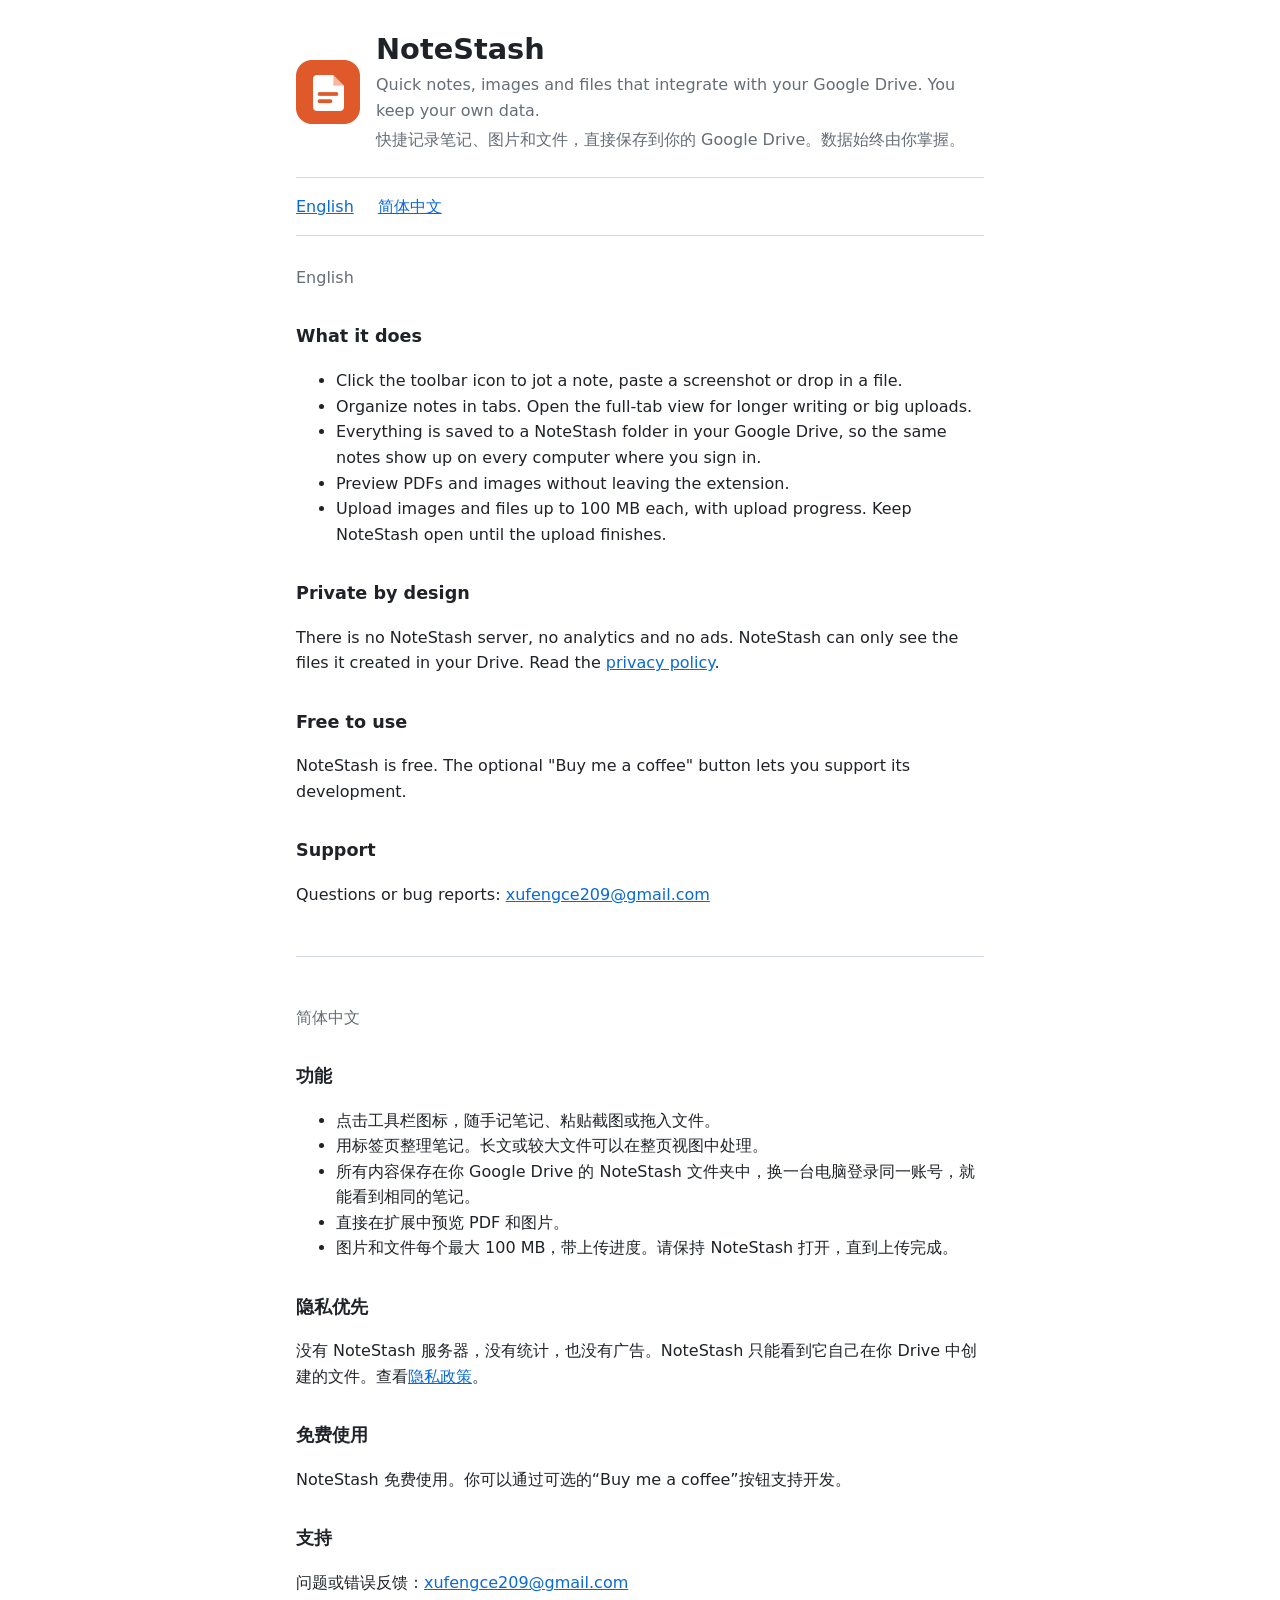
<file: index.html>
<!doctype html>
<html lang="en">
<head>
<meta charset="utf-8">
<meta name="viewport" content="width=device-width, initial-scale=1">
<title>NoteStash</title>
<meta name="description" content="Quick notes, images and files in your own Google Drive. 快速记笔记、存图片和文件，数据保存在你自己的 Google Drive。">
<link rel="stylesheet" href="style.css">
<link rel="icon" href="icon128.png">
</head>
<body>
<main>
<header class="hero">
  <img src="icon128.png" width="64" height="64" alt="">
  <div>
    <h1>NoteStash</h1>
    <p lang="en">Quick notes, images and files that integrate with your Google Drive. You keep your own data.</p>
    <p lang="zh-CN">快捷记录笔记、图片和文件，直接保存到你的 Google Drive。数据始终由你掌握。</p>
  </div>
</header>

<nav class="language-nav" aria-label="Language / 语言">
  <a href="#en" lang="en">English</a>
  <a href="#zh" lang="zh-CN">简体中文</a>
</nav>

<section id="en" lang="en" class="language-section" aria-labelledby="en-title">
<h2 id="en-title">English</h2>
<h3>What it does</h3>
<ul>
  <li>Click the toolbar icon to jot a note, paste a screenshot or drop in a file.</li>
  <li>Organize notes in tabs. Open the full-tab view for longer writing or big uploads.</li>
  <li>Everything is saved to a NoteStash folder in your Google Drive, so the same notes show up on every computer where you sign in.</li>
  <li>Preview PDFs and images without leaving the extension.</li>
  <li>Upload images and files up to 100 MB each, with upload progress. Keep NoteStash open until the upload finishes.</li>
</ul>

<h3>Private by design</h3>
<p>There is no NoteStash server, no analytics and no ads. NoteStash can only see the files it created in your Drive. Read the <a href="privacy.html">privacy policy</a>.</p>

<h3>Free to use</h3>
<p>NoteStash is free. The optional "Buy me a coffee" button lets you support its development.</p>

<h3>Support</h3>
<p>Questions or bug reports: <a href="mailto:xufengce209@gmail.com">xufengce209@gmail.com</a></p>
</section>

<hr>
<section id="zh" lang="zh-CN" class="language-section" aria-labelledby="zh-title">
<h2 id="zh-title">简体中文</h2>
<h3>功能</h3>
<ul>
  <li>点击工具栏图标，随手记笔记、粘贴截图或拖入文件。</li>
  <li>用标签页整理笔记。长文或较大文件可以在整页视图中处理。</li>
  <li>所有内容保存在你 Google Drive 的 NoteStash 文件夹中，换一台电脑登录同一账号，就能看到相同的笔记。</li>
  <li>直接在扩展中预览 PDF 和图片。</li>
  <li>图片和文件每个最大 100 MB，带上传进度。请保持 NoteStash 打开，直到上传完成。</li>
</ul>
<h3>隐私优先</h3>
<p>没有 NoteStash 服务器，没有统计，也没有广告。NoteStash 只能看到它自己在你 Drive 中创建的文件。查看<a href="privacy.html#zh">隐私政策</a>。</p>
<h3>免费使用</h3>
<p>NoteStash 免费使用。你可以通过可选的“Buy me a coffee”按钮支持开发。</p>
<h3>支持</h3>
<p>问题或错误反馈：<a href="mailto:xufengce209@gmail.com">xufengce209@gmail.com</a></p>
</section>
</main>
</body>
</html>
</file>
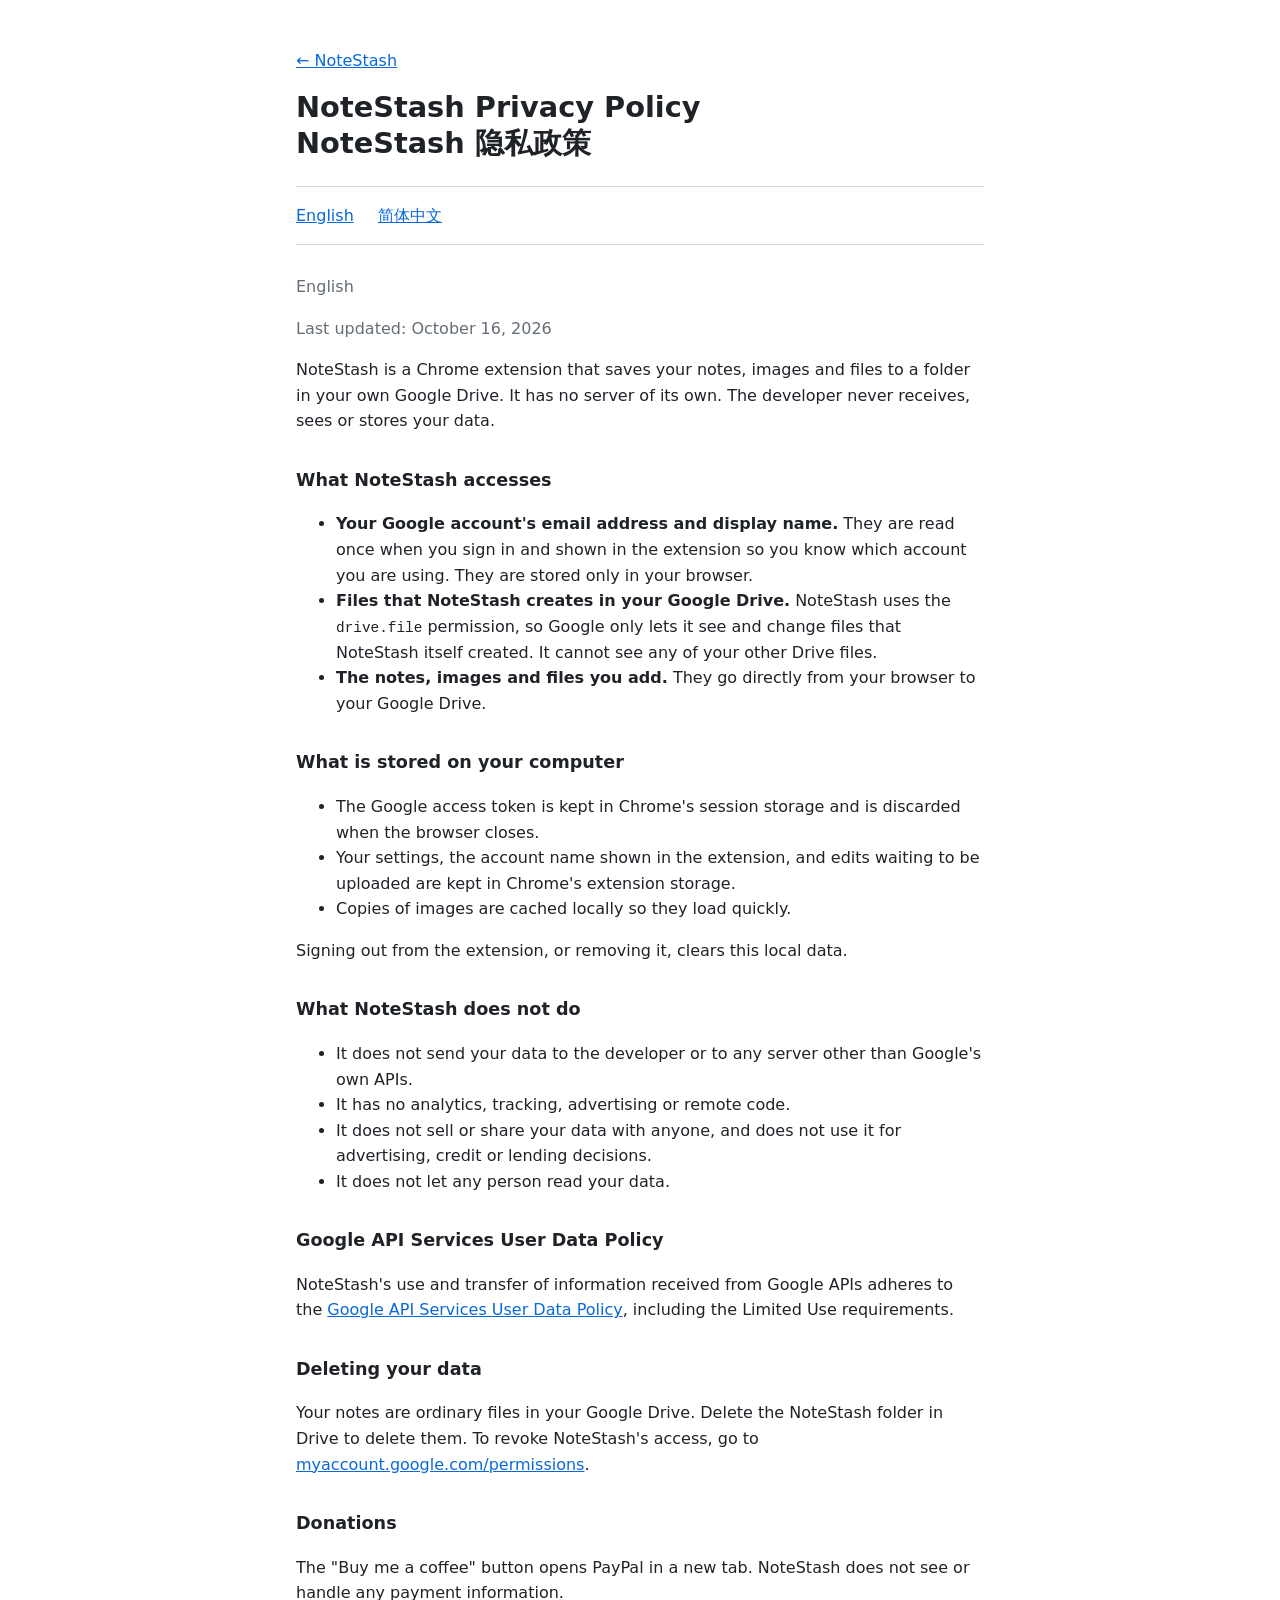
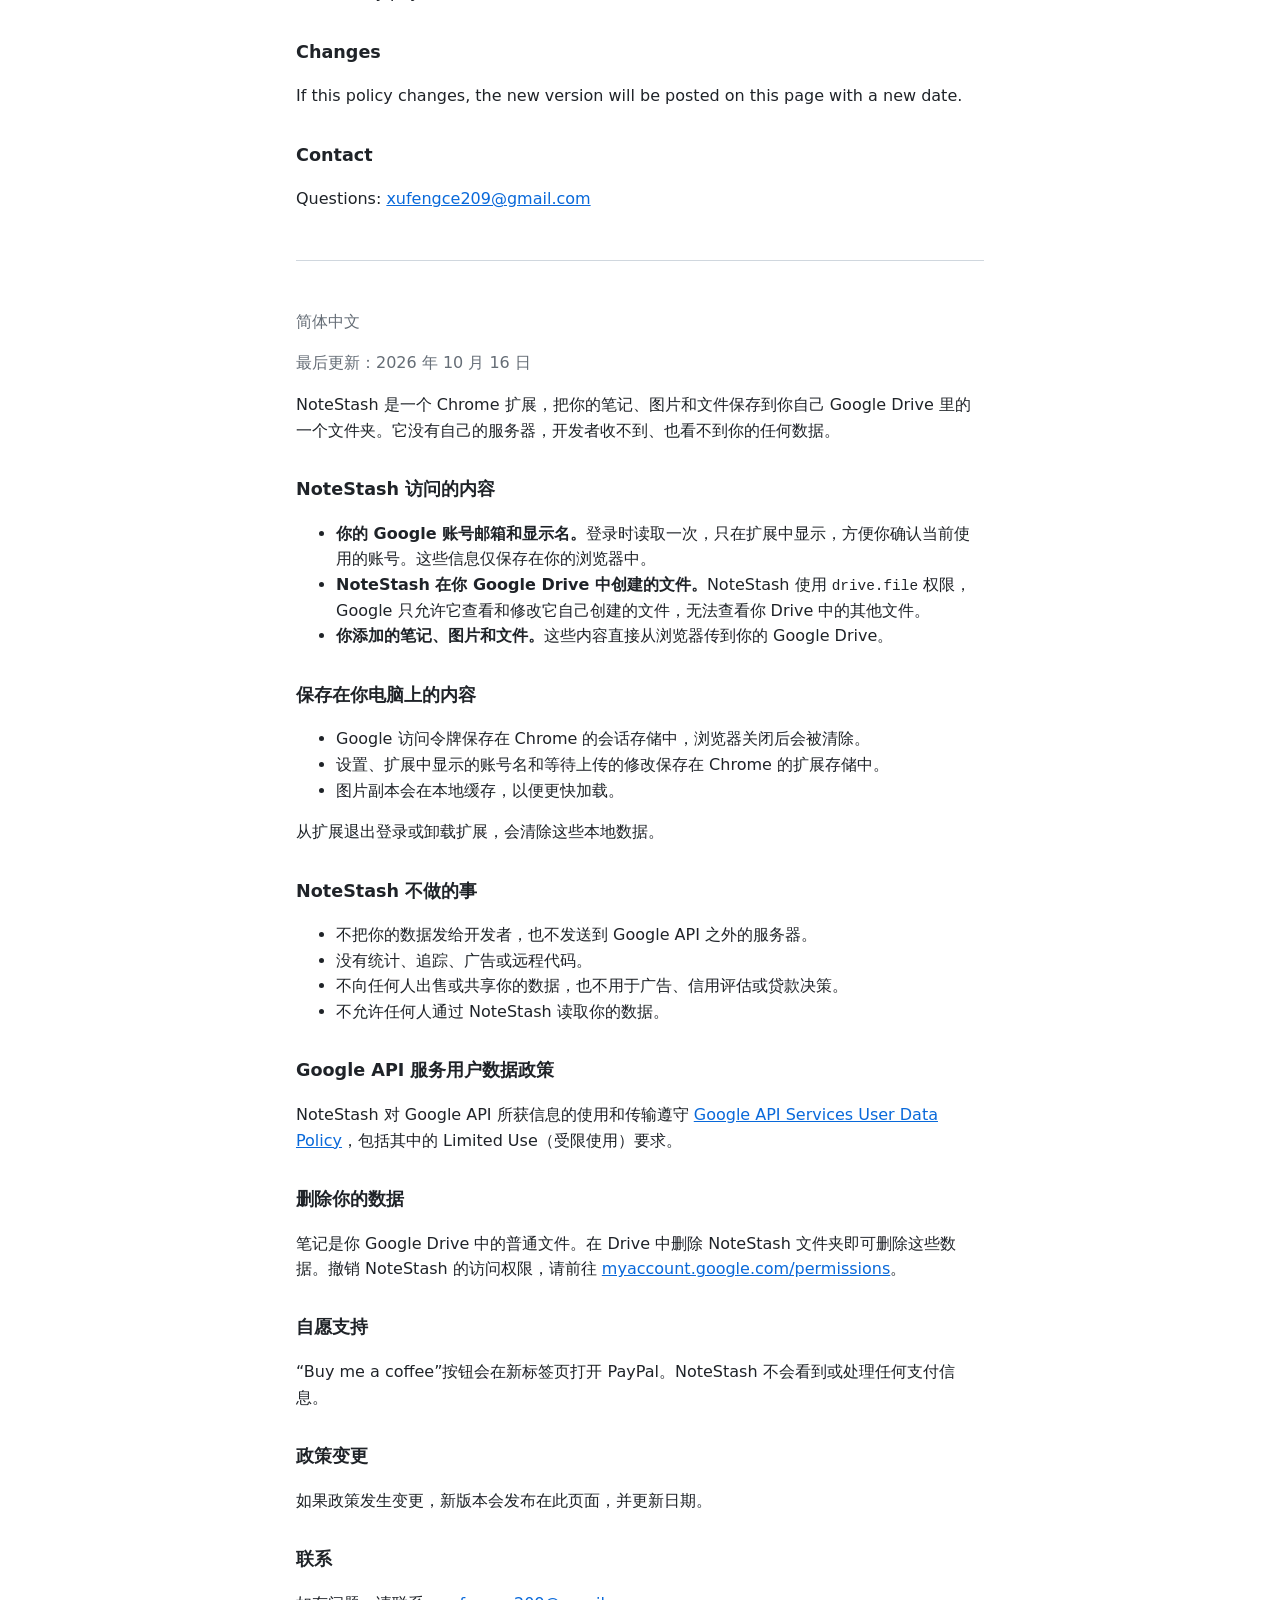
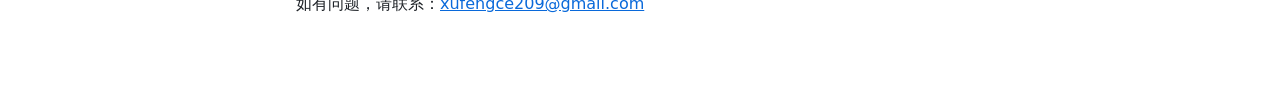
<file: privacy.html>
<!doctype html>
<html lang="en">
<head>
<meta charset="utf-8">
<meta name="viewport" content="width=device-width, initial-scale=1">
<title>NoteStash Privacy Policy / 隐私政策</title>
<meta name="description" content="How NoteStash handles your data. NoteStash 如何访问、保存和保护你的数据。">
<link rel="stylesheet" href="style.css">
<link rel="icon" href="icon128.png">
</head>
<body>
<main>
<p><a href="./">← NoteStash</a></p>
<h1>NoteStash Privacy Policy<br><span lang="zh-CN">NoteStash 隐私政策</span></h1>
<nav class="language-nav" aria-label="Language / 语言">
  <a href="#en" lang="en">English</a>
  <a href="#zh" lang="zh-CN">简体中文</a>
</nav>
<section id="en" lang="en" class="language-section" aria-labelledby="en-title">
<h2 id="en-title">English</h2>
<p class="muted">Last updated: October 16, 2026</p>

<p>NoteStash is a Chrome extension that saves your notes, images and files to a folder in your own Google Drive. It has no server of its own. The developer never receives, sees or stores your data.</p>

<h3>What NoteStash accesses</h3>
<ul>
  <li><strong>Your Google account's email address and display name.</strong> They are read once when you sign in and shown in the extension so you know which account you are using. They are stored only in your browser.</li>
  <li><strong>Files that NoteStash creates in your Google Drive.</strong> NoteStash uses the <code>drive.file</code> permission, so Google only lets it see and change files that NoteStash itself created. It cannot see any of your other Drive files.</li>
  <li><strong>The notes, images and files you add.</strong> They go directly from your browser to your Google Drive.</li>
</ul>

<h3>What is stored on your computer</h3>
<ul>
  <li>The Google access token is kept in Chrome's session storage and is discarded when the browser closes.</li>
  <li>Your settings, the account name shown in the extension, and edits waiting to be uploaded are kept in Chrome's extension storage.</li>
  <li>Copies of images are cached locally so they load quickly.</li>
</ul>
<p>Signing out from the extension, or removing it, clears this local data.</p>

<h3>What NoteStash does not do</h3>
<ul>
  <li>It does not send your data to the developer or to any server other than Google's own APIs.</li>
  <li>It has no analytics, tracking, advertising or remote code.</li>
  <li>It does not sell or share your data with anyone, and does not use it for advertising, credit or lending decisions.</li>
  <li>It does not let any person read your data.</li>
</ul>

<h3>Google API Services User Data Policy</h3>
<p>NoteStash's use and transfer of information received from Google APIs adheres to the <a href="https://developers.google.com/terms/api-services-user-data-policy">Google API Services User Data Policy</a>, including the Limited Use requirements.</p>

<h3>Deleting your data</h3>
<p>Your notes are ordinary files in your Google Drive. Delete the NoteStash folder in Drive to delete them. To revoke NoteStash's access, go to <a href="https://myaccount.google.com/permissions">myaccount.google.com/permissions</a>.</p>

<h3>Donations</h3>
<p>The "Buy me a coffee" button opens PayPal in a new tab. NoteStash does not see or handle any payment information.</p>

<h3>Changes</h3>
<p>If this policy changes, the new version will be posted on this page with a new date.</p>

<h3>Contact</h3>
<p>Questions: <a href="mailto:xufengce209@gmail.com">xufengce209@gmail.com</a></p>
</section>

<hr>

<section id="zh" lang="zh-CN" class="language-section" aria-labelledby="zh-title">
<h2 id="zh-title">简体中文</h2>
<p class="muted">最后更新：2026 年 10 月 16 日</p>
<p>NoteStash 是一个 Chrome 扩展，把你的笔记、图片和文件保存到你自己 Google Drive 里的一个文件夹。它没有自己的服务器，开发者收不到、也看不到你的任何数据。</p>
<h3>NoteStash 访问的内容</h3>
<ul>
  <li><strong>你的 Google 账号邮箱和显示名。</strong>登录时读取一次，只在扩展中显示，方便你确认当前使用的账号。这些信息仅保存在你的浏览器中。</li>
  <li><strong>NoteStash 在你 Google Drive 中创建的文件。</strong>NoteStash 使用 <code>drive.file</code> 权限，Google 只允许它查看和修改它自己创建的文件，无法查看你 Drive 中的其他文件。</li>
  <li><strong>你添加的笔记、图片和文件。</strong>这些内容直接从浏览器传到你的 Google Drive。</li>
</ul>
<h3>保存在你电脑上的内容</h3>
<ul>
  <li>Google 访问令牌保存在 Chrome 的会话存储中，浏览器关闭后会被清除。</li>
  <li>设置、扩展中显示的账号名和等待上传的修改保存在 Chrome 的扩展存储中。</li>
  <li>图片副本会在本地缓存，以便更快加载。</li>
</ul>
<p>从扩展退出登录或卸载扩展，会清除这些本地数据。</p>
<h3>NoteStash 不做的事</h3>
<ul>
  <li>不把你的数据发给开发者，也不发送到 Google API 之外的服务器。</li>
  <li>没有统计、追踪、广告或远程代码。</li>
  <li>不向任何人出售或共享你的数据，也不用于广告、信用评估或贷款决策。</li>
  <li>不允许任何人通过 NoteStash 读取你的数据。</li>
</ul>
<h3>Google API 服务用户数据政策</h3>
<p>NoteStash 对 Google API 所获信息的使用和传输遵守 <a href="https://developers.google.com/terms/api-services-user-data-policy">Google API Services User Data Policy</a>，包括其中的 Limited Use（受限使用）要求。</p>
<h3>删除你的数据</h3>
<p>笔记是你 Google Drive 中的普通文件。在 Drive 中删除 NoteStash 文件夹即可删除这些数据。撤销 NoteStash 的访问权限，请前往 <a href="https://myaccount.google.com/permissions">myaccount.google.com/permissions</a>。</p>
<h3>自愿支持</h3>
<p>“Buy me a coffee”按钮会在新标签页打开 PayPal。NoteStash 不会看到或处理任何支付信息。</p>
<h3>政策变更</h3>
<p>如果政策发生变更，新版本会发布在此页面，并更新日期。</p>
<h3>联系</h3>
<p>如有问题，请联系：<a href="mailto:xufengce209@gmail.com">xufengce209@gmail.com</a></p>
</section>
</main>
</body>
</html>
</file>
<file: style.css>
:root { --bg: #fff; --fg: #1f2328; --muted: #656d76; --link: #0969da; --line: #d0d7de; }
@media (prefers-color-scheme: dark) {
  :root { --bg: #0d1117; --fg: #e6edf3; --muted: #8d96a0; --link: #4493f8; --line: #30363d; }
}
* { box-sizing: border-box; }
body { margin: 0; background: var(--bg); color: var(--fg); font: 16px/1.6 system-ui, -apple-system, "Segoe UI", "PingFang SC", "Microsoft YaHei", sans-serif; }
main { max-width: 720px; margin: 0 auto; padding: 32px 16px 64px; }
a { color: var(--link); }
a:focus-visible { outline: 2px solid var(--link); outline-offset: 4px; }
h1 { font-size: 1.8rem; line-height: 1.25; margin: 0.5em 0 0.25em; }
h2 { font-size: 1.2rem; margin-top: 1.8em; }
h3 { font-size: 1.1rem; margin-top: 1.8em; }
code { font-size: 0.9em; }
hr { border: 0; border-top: 1px solid var(--line); margin: 48px 0; }
.muted { color: var(--muted); }
.hero { display: flex; gap: 16px; align-items: center; }
.hero h1 { margin: 0; }
.hero p { margin: 4px 0 0; color: var(--muted); }
.language-nav { display: flex; flex-wrap: wrap; gap: 12px 24px; padding: 16px 0; margin: 24px 0; border-block: 1px solid var(--line); }
.language-section { scroll-margin-top: 24px; }
.language-section > h2 { color: var(--muted); font-size: 1rem; font-weight: 500; }
p, li { overflow-wrap: anywhere; }
@media (max-width: 480px) {
  .hero { align-items: flex-start; }
  .hero img { width: 48px; height: 48px; flex-shrink: 0; }
}
</file>
